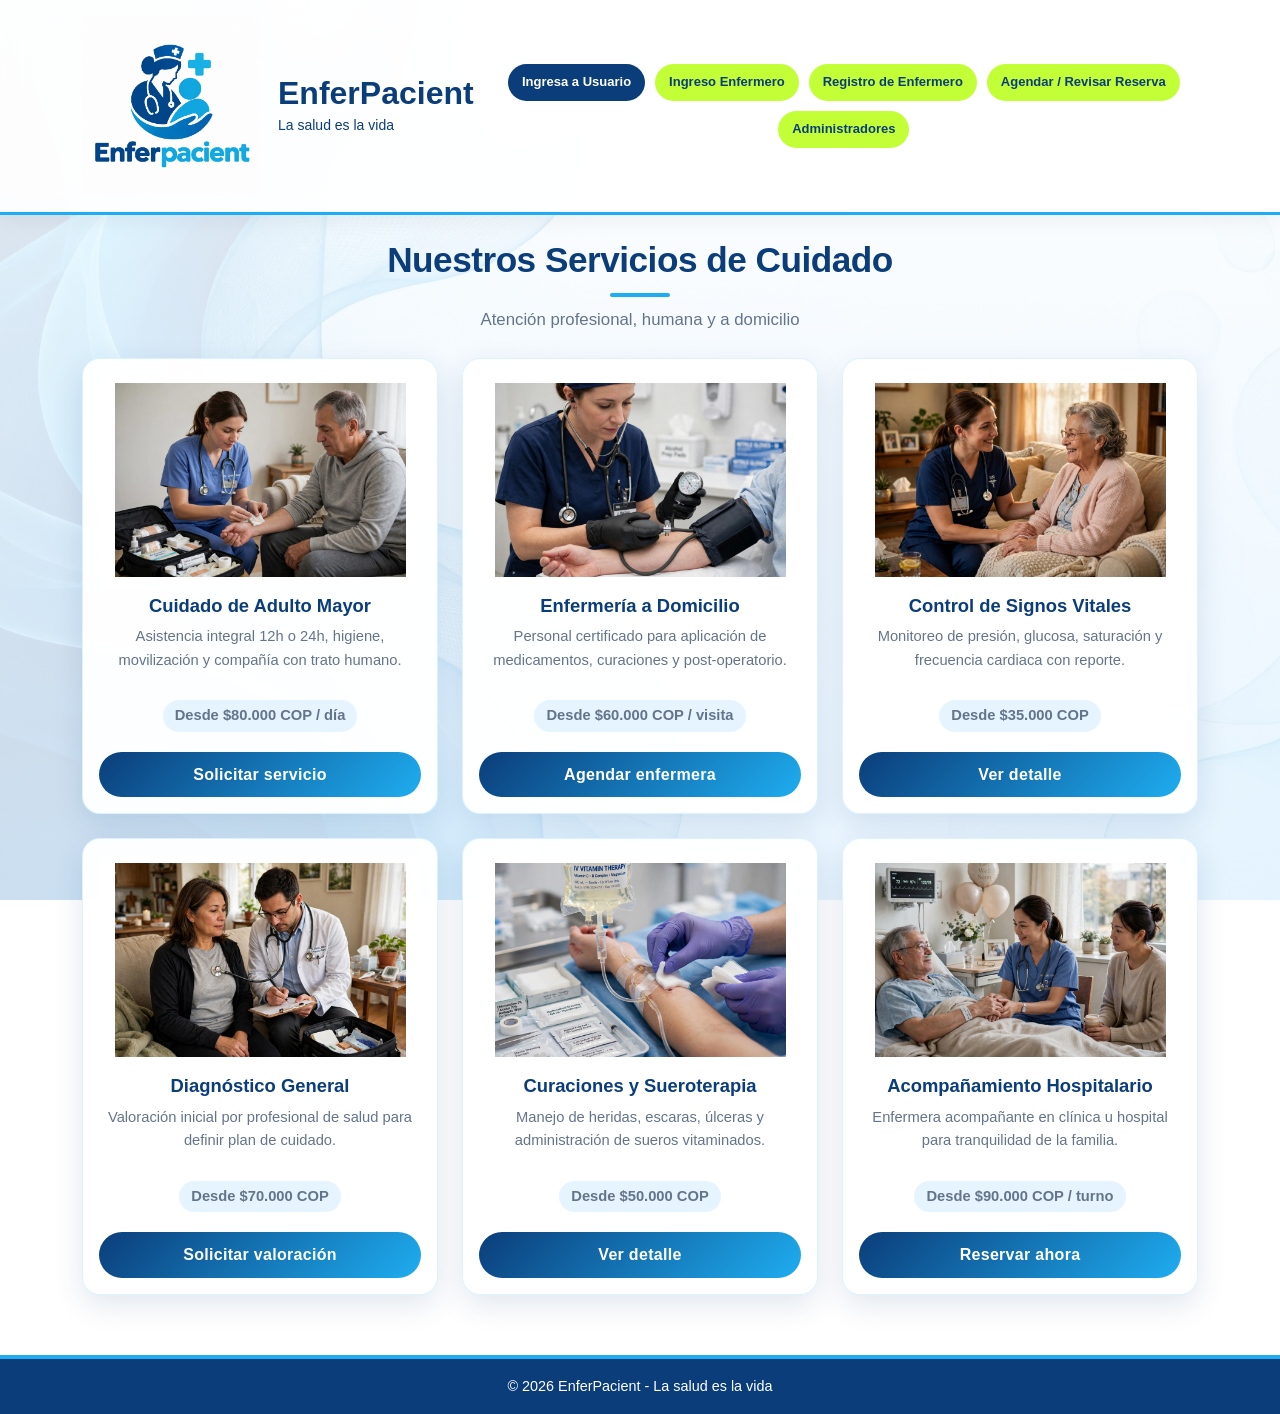
<file: programacion avanzada/Index.html>
<!DOCTYPE html>
<html lang="es">
<head>
    <meta charset="UTF-8">
    <meta name="viewport" content="width=device-width, initial-scale=1.0">
    <title>EnferPacient</title>

    <link href="https://cdn.jsdelivr.net/npm/bootstrap@5.3.0/dist/css/bootstrap.min.css" rel="stylesheet">
    <link rel="stylesheet" href="css/styles.css">

    <style>
        .menu-enferpacient {
            display: flex;
            flex-wrap: wrap;
            justify-content: center;
            align-items: center;
            gap: 10px;
        }

        .menu-enferpacient a {
            border-radius: 20px;
            padding: 8px 14px;
            font-size: 13px;
            font-weight: bold;
            text-align: center;
            text-decoration: none;
            white-space: normal;
        }

        .boton-usuario {
            background: #0B3D7A;
            color: white;
        }

        .boton-verde {
            background: #C2FF36;
            color: #0B3D7A;
        }

        .menu-enferpacient a:hover {
            opacity: 0.85;
        }

        .btn-comprar {
            display: inline-block;
            text-decoration: none;
            text-align: center;
            cursor: pointer;
        }
    </style>
</head>
<body>

<header class="encabezado py-3 px-4">
    <div class="container d-flex flex-column flex-lg-row align-items-center justify-content-between gap-3">

        <div class="d-flex align-items-center">
            <a href="index.html" class="me-3">
                <img src="img/logo.png" alt="Enferpacient Logo" class="mi-logo">
            </a>

            <div class="text-start">
                <h1 class="h2 m-0 fw-bold">EnferPacient</h1>
                <small>La salud es la vida</small>
            </div>
        </div>

        <nav class="menu-enferpacient">
            <a href="usuario_login.html" class="boton-usuario">
                Ingresa a Usuario
            </a>

            <a href="enfermero_login.html" class="boton-verde">
                Ingreso Enfermero
            </a>

            <a href="enfermero_registro.html" class="boton-verde">
                Registro de Enfermero
            </a>

            <a href="usuario_login.html" class="boton-verde">
                Agendar / Revisar Reserva
            </a>

            <a href="administrador.html" class="boton-verde">
                Administradores
            </a>
        </nav>

    </div>
</header>

<div class="container my-4 text-center">

    <h2 class="titulo-seccion">Nuestros Servicios de Cuidado</h2>
    <p class="subtitulo-seccion mb-4">Atención profesional, humana y a domicilio</p>

    <div class="row g-4">

        <div class="col-12 col-md-4">
            <div class="caja-producto text-center p-3">
                <img src="img/img1.jpeg" alt="Cuidado de Adulto Mayor" class="foto">
                <h3>Cuidado de Adulto Mayor</h3>
                <p>Asistencia integral 12h o 24h, higiene, movilización y compañía con trato humano.</p>
                <p class="precio">Desde $80.000 COP / día</p>
                <a href="usuario_login.html" class="btn-comprar">Solicitar servicio</a>
            </div>
        </div>

        <div class="col-12 col-md-4">
            <div class="caja-producto text-center p-3">
                <img src="img/img2.jpeg" alt="Enfermería a Domicilio" class="foto">
                <h3>Enfermería a Domicilio</h3>
                <p>Personal certificado para aplicación de medicamentos, curaciones y post-operatorio.</p>
                <p class="precio">Desde $60.000 COP / visita</p>
                <a href="usuario_login.html" class="btn-comprar">Agendar enfermera</a>
            </div>
        </div>

        <div class="col-12 col-md-4">
            <div class="caja-producto text-center p-3">
                <img src="img/img3.jpeg" alt="Control de Signos Vitales" class="foto">
                <h3>Control de Signos Vitales</h3>
                <p>Monitoreo de presión, glucosa, saturación y frecuencia cardiaca con reporte.</p>
                <p class="precio">Desde $35.000 COP</p>
                <a href="usuario_login.html" class="btn-comprar">Ver detalle</a>
            </div>
        </div>

        <div class="col-12 col-md-4">
            <div class="caja-producto text-center p-3">
                <img src="img/img4.jpeg" alt="Diagnóstico General" class="foto">
                <h3>Diagnóstico General</h3>
                <p>Valoración inicial por profesional de salud para definir plan de cuidado.</p>
                <p class="precio">Desde $70.000 COP</p>
                <a href="usuario_login.html" class="btn-comprar">Solicitar valoración</a>
            </div>
        </div>

        <div class="col-12 col-md-4">
            <div class="caja-producto text-center p-3">
                <img src="img/img5.jpeg" alt="Curaciones Avanzadas" class="foto">
                <h3>Curaciones y Sueroterapia</h3>
                <p>Manejo de heridas, escaras, úlceras y administración de sueros vitaminados.</p>
                <p class="precio">Desde $50.000 COP</p>
                <a href="usuario_login.html" class="btn-comprar">Ver detalle</a>
            </div>
        </div>

        <div class="col-12 col-md-4">
            <div class="caja-producto text-center p-3">
                <img src="img/img6.jpeg" alt="Acompañamiento Hospitalario" class="foto">
                <h3>Acompañamiento Hospitalario</h3>
                <p>Enfermera acompañante en clínica u hospital para tranquilidad de la familia.</p>
                <p class="precio">Desde $90.000 COP / turno</p>
                <a href="usuario_login.html" class="btn-comprar">Reservar ahora</a>
            </div>
        </div>

    </div>
</div>

<footer class="pie-pagina text-center py-3">
    <p class="m-0">© 2026 EnferPacient - La salud es la vida</p>
</footer>

</body>
</html>
</file>
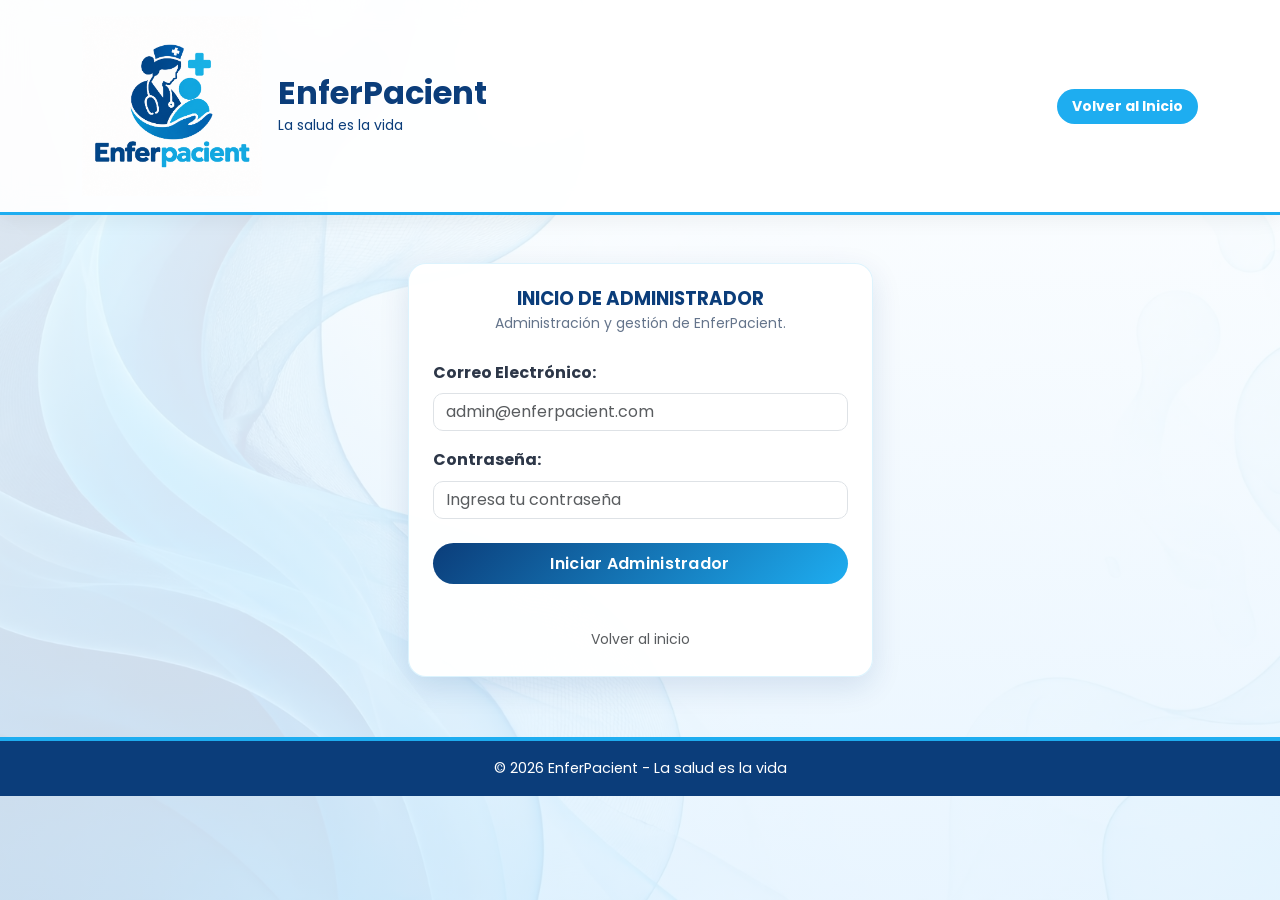
<file: programacion avanzada/administrador.html>
<!DOCTYPE html>
<html lang="es">
<head>
    <meta charset="UTF-8">
    <meta name="viewport" content="width=device-width, initial-scale=1.0">
    <title>Inicio de sesion Administrador - EnferPacient</title>

    <link href="https://cdn.jsdelivr.net/npm/bootstrap@5.3.0/dist/css/bootstrap.min.css" rel="stylesheet">
    <link href="https://fonts.googleapis.com/css2?family=Poppins:wght@400;600;700;800&display=swap" rel="stylesheet">
    <link rel="stylesheet" href="css/styles.css">
</head>

<body>

    <!-- ENCABEZADO -->
    <header class="encabezado py-3 px-4">
        <div class="container d-flex flex-row align-items-center justify-content-between flex-wrap">

            <div class="d-flex align-items-center">
                <a href="index.html" class="mb-0 me-3">
                    <img src="img/logo.png" alt="EnferPacient Logo" class="mi-logo">
                </a>

                <div class="text-start">
                    <h1 class="h2 m-0 fw-bold">EnferPacient</h1>
                    <small>La salud es la vida</small>
                </div>
            </div>

            <div class="d-flex gap-2 mt-2 mt-md-0">
                <a href="index.html" class="btn btn-sm fw-bold"
                   style="background:#1EADF0; color:white; border-radius:20px; padding:6px 14px;">
                    Volver al Inicio
                </a>
            </div>

        </div>
    </header>

    <!-- INICIO DE SESIÓN ADMINISTRADOR -->
    <div class="container my-5 d-flex justify-content-center">
        <div class="col-12 col-md-8 col-lg-5">

            <div class="caja-producto p-4 text-start">

                <div class="text-center mb-4">
                    <h3 class="fw-bold m-0" style="color:#0B3D7A;">
                        INICIO DE ADMINISTRADOR
                    </h3>

                    <small style="color:#64748b;">
                        Administración y gestión de EnferPacient.
                    </small>
                </div>

                <form action="administrador_login.php" method="POST">

                    <!-- CORREO -->
                    <div class="mb-3">
                        <label for="admin-email" class="form-label fw-bold">
                            Correo Electrónico:
                        </label>

                        <input
                            type="email"
                            class="form-control"
                            id="admin-email"
                            name="correo"
                            placeholder="admin@enferpacient.com"
                            required
                            style="border-radius:10px;">
                    </div>

                    <!-- CONTRASEÑA -->
                    <div class="mb-3">
                        <label for="admin-password" class="form-label fw-bold">
                            Contraseña:
                        </label>

                        <input
                            type="password"
                            class="form-control"
                            id="admin-password"
                            name="contrasena"
                            placeholder="Ingresa tu contraseña"
                            required
                            style="border-radius:10px;">
                    </div>

                    <button type="submit" class="btn-comprar w-100 py-2 mb-3">
                        Iniciar Administrador
                    </button>

                    <div class="text-center">
                        <br>

                        <small>
                            <a href="index.html" class="text-muted text-decoration-none">
                                Volver al inicio
                            </a>
                        </small>
                    </div>

                </form>

            </div>
        </div>
    </div>

    <footer class="pie-pagina text-center py-3">
        <p class="m-0">© 2026 EnferPacient - La salud es la vida</p>
    </footer>

</body>
</html>
</file>
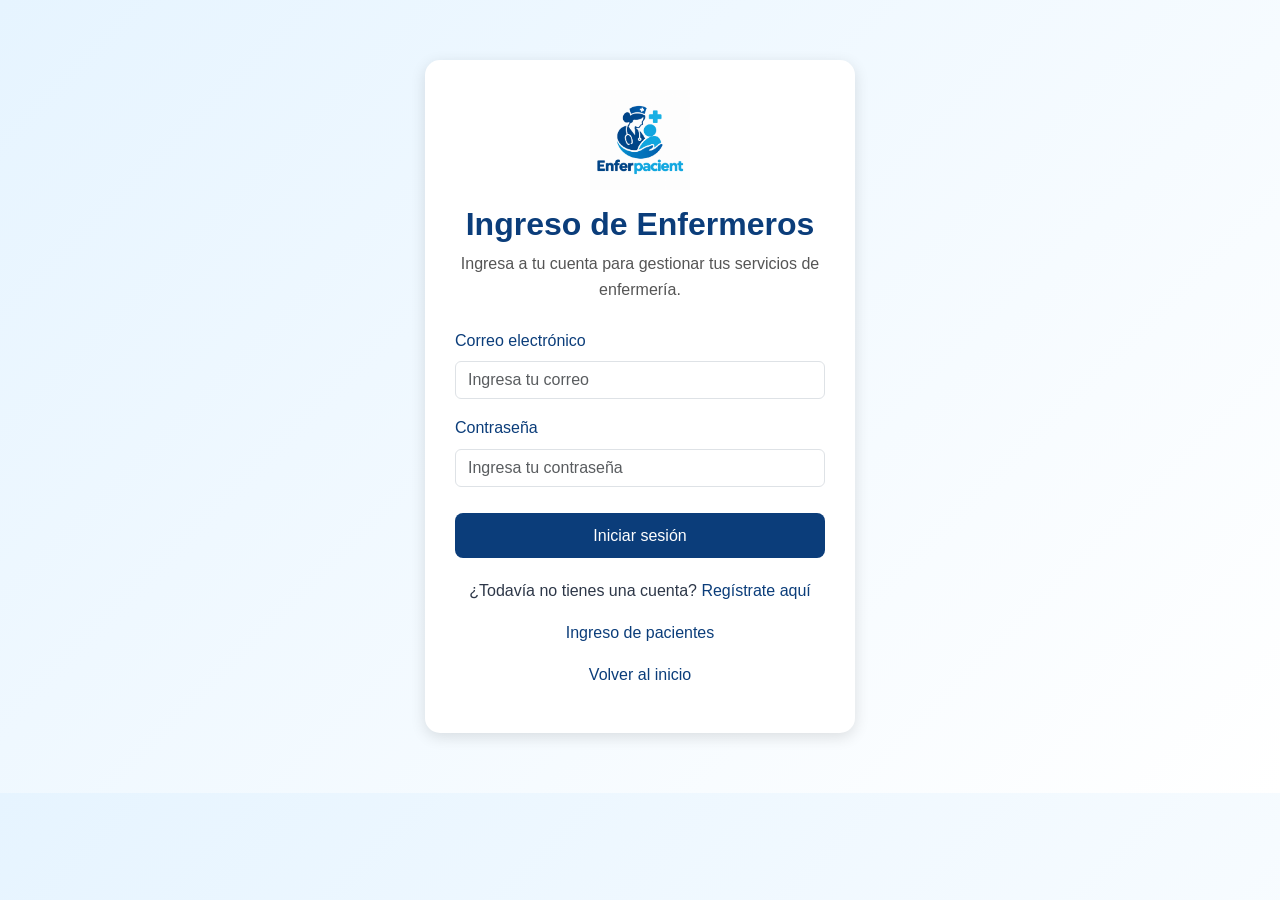
<file: programacion avanzada/enfermero_login.html>
<!DOCTYPE html>
<html lang="es">
<head>
    <meta charset="UTF-8">
    <meta name="viewport" content="width=device-width, initial-scale=1.0">
    <title>Ingreso de Enfermeros - EnferPacient</title>

    <link href="https://cdn.jsdelivr.net/npm/bootstrap@5.3.0/dist/css/bootstrap.min.css" rel="stylesheet">
    <link href="css/styles.css" rel="stylesheet">

    <style>
        body {
            background: linear-gradient(135deg, #E6F4FF, #ffffff);
            font-family: 'Poppins', sans-serif;
        }

        .contenedor-login {
            max-width: 430px;
            margin: 60px auto;
            padding: 30px;
            background: white;
            border-radius: 15px;
            box-shadow: 0 4px 15px rgba(0, 0, 0, 0.12);
        }

        .logo {
            width: 100px;
            height: 100px;
            object-fit: contain;
            display: block;
            margin: 0 auto 15px;
        }

        h2 {
            color: #0B3D7A;
            text-align: center;
            font-weight: bold;
        }

        .descripcion {
            text-align: center;
            color: #555;
            margin-bottom: 25px;
        }

        .form-label {
            color: #0B3D7A;
            font-weight: 500;
        }

        .btn-ingresar {
            background-color: #0B3D7A;
            color: white;
            width: 100%;
            padding: 10px;
            border-radius: 8px;
            border: none;
            margin-top: 10px;
        }

        .btn-ingresar:hover {
            background-color: #1EADF0;
            color: white;
        }

        .enlaces {
            text-align: center;
            margin-top: 20px;
        }

        .enlaces a {
            color: #0B3D7A;
            text-decoration: none;
        }

        .enlaces a:hover {
            text-decoration: underline;
        }
    </style>
</head>

<body>

    <div class="container">
        <div class="contenedor-login">

            <a href="index.html">
                <img src="img/logo.png" alt="Logo de EnferPacient" class="logo">
            </a>

            <h2>Ingreso de Enfermeros</h2>

            <p class="descripcion">
                Ingresa a tu cuenta para gestionar tus servicios de enfermería.
            </p>

            <form action="enfermero_login.php" method="POST">

                <div class="mb-3">
                    <label for="correo" class="form-label">
                        Correo electrónico
                    </label>

                    <input
                        type="email"
                        class="form-control"
                        id="correo"
                        name="correo"
                        placeholder="Ingresa tu correo"
                        required
                    >
                </div>

                <div class="mb-3">
                    <label for="contrasena" class="form-label">
                        Contraseña
                    </label>

                    <input
                        type="password"
                        class="form-control"
                        id="contrasena"
                        name="contrasena"
                        placeholder="Ingresa tu contraseña"
                        required
                    >
                </div>

                <button type="submit" class="btn-ingresar">
                    Iniciar sesión
                </button>

            </form>

            <div class="enlaces">
                <p>
                    ¿Todavía no tienes una cuenta?
                    <a href="enfermero_registro.html">Regístrate aquí</a>
                </p>

                <p>
                    <a href="usuario_login.html">Ingreso de pacientes</a>
                </p>

                <p>
                    <a href="index.html">Volver al inicio</a>
                </p>
            </div>

        </div>
    </div>

</body>
</html>
</file>
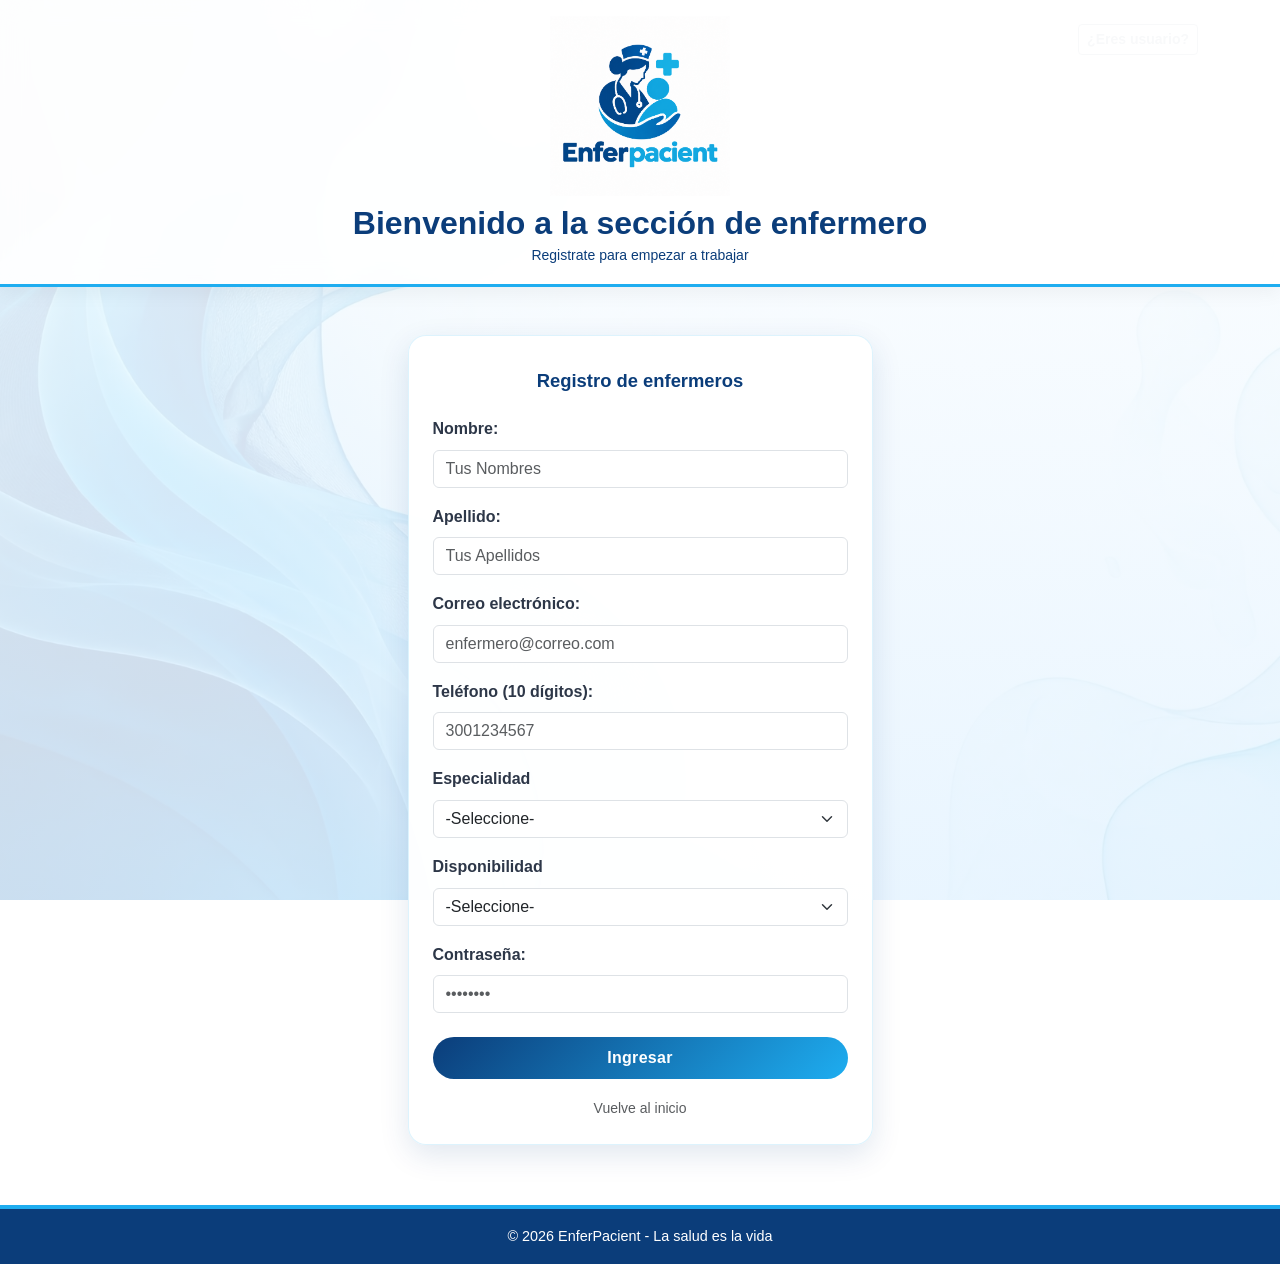
<file: programacion avanzada/enfermero_registro.html>
<!DOCTYPE html>
<html lang="es">
<head>
    <meta charset="UTF-8">
    <meta name="viewport" content="width=device-width, initial-scale=1.0">
    <title>Registro de enfermeros - EnferPacient</title>

    <link href="https://cdn.jsdelivr.net/npm/bootstrap@5.3.0/dist/css/bootstrap.min.css" rel="stylesheet">
    <link rel="stylesheet" href="css/styles.css">
</head>
<body>

    <header class="encabezado py-3 text-center">
        <div class="container d-flex flex-column align-items-center position-relative">

            <div class="position-absolute end-0 top-0 mt-2 me-2">
                <a href="usuario_login.html" class="btn btn-outline-light btn-sm fw-bold me-1">¿Eres usuario?</a>
            </div>

            <a href="index.html" class="mb-2">
                <img src="img/logo.png" alt="Chill d Balls Logo" class="mi-logo">
            </a>

            <div class="text-center">
                <h1 class="h2 m-0 fw-bold">Bienvenido a la sección de enfermero</h1>
                <small>Registrate para empezar a trabajar</small>
            </div>

        </div>
    </header>

    <div class="container my-5 d-flex justify-content-center">
        <div class="col-12 col-md-8 col-lg-5">
            <div class="caja-producto p-4 text-start">
                <h3 class="text-center mb-4 fw-bold">Registro de enfermeros</h3>

                <form action="guardar_enfermero.php" method="POST">

                    <div class="mb-3">
                        <label for="NBRE" class="form-label fw-bold">Nombre:</label>
                        <input type="text" class="form-control" id="NBRE"
                               name="nombre" placeholder="Tus Nombres"
                               required minlength="3">
                    </div>

                    <div class="mb-3">
                        <label for="AP" class="form-label fw-bold">Apellido:</label>
                        <input type="text" class="form-control" id="AP"
                               name="apellido" placeholder="Tus Apellidos" required>
                    </div>

                    <div class="mb-3">
                        <label for="correo" class="form-label fw-bold">Correo electrónico:</label>
                        <input type="email" class="form-control"
                               id="correo" name="correo"
                               placeholder="enfermero@correo.com" required>
                    </div>

                    <div class="mb-3">
                        <label for="reg-tel" class="form-label fw-bold">Teléfono (10 dígitos):</label>
                        <input type="tel" class="form-control" id="reg-tel"
                               name="telefono" placeholder="3001234567"
                               pattern="[0-9]{10}" maxlength="10" required>
                    </div>

                    <div class="mb-3">
                        <label for="especialidad" class="form-label fw-bold">Especialidad</label>
                        <select class="form-select" name="especialidad" id="especialidad" required>
                            <option value="">-Seleccione-</option>
                            <option value="Enfermero">Enfermero</option>
                            <option value="Cuidado de adulto">Cuidado de adulto</option>
                            <option value="Revision general">Revisión general</option>
                        </select>
                    </div>

                    <div class="mb-3">
                        <label for="disponibilidad" class="form-label fw-bold">Disponibilidad</label>
                        <select class="form-select" name="disponible" id="disponibilidad" required>
                            <option value="">-Seleccione-</option>
                            <option value="1">Activo</option>
                            <option value="0">Inactivo</option>
                        </select>
                    </div>

                    <div class="mb-3">
                        <label for="login_contrasena" class="form-label fw-bold">Contraseña:</label>
                        <input type="password" class="form-control"
                               id="login_contrasena" name="contrasena"
                               placeholder="••••••••" required minlength="6">
                    </div>

                    <button type="submit" class="btn-comprar w-100 py-2 mb-3">Ingresar</button>

                    <div class="text-center">
                        <small><a href="index.html" class="text-muted text-decoration-none">Vuelve al inicio</a></small>
                    </div>

                </form>
            </div>
        </div>
    </div>

    <footer class="pie-pagina text-center py-3">
        <p class="m-0">© 2026 EnferPacient - La salud es la vida</p>
    </footer>

</body>
</html>
</file>
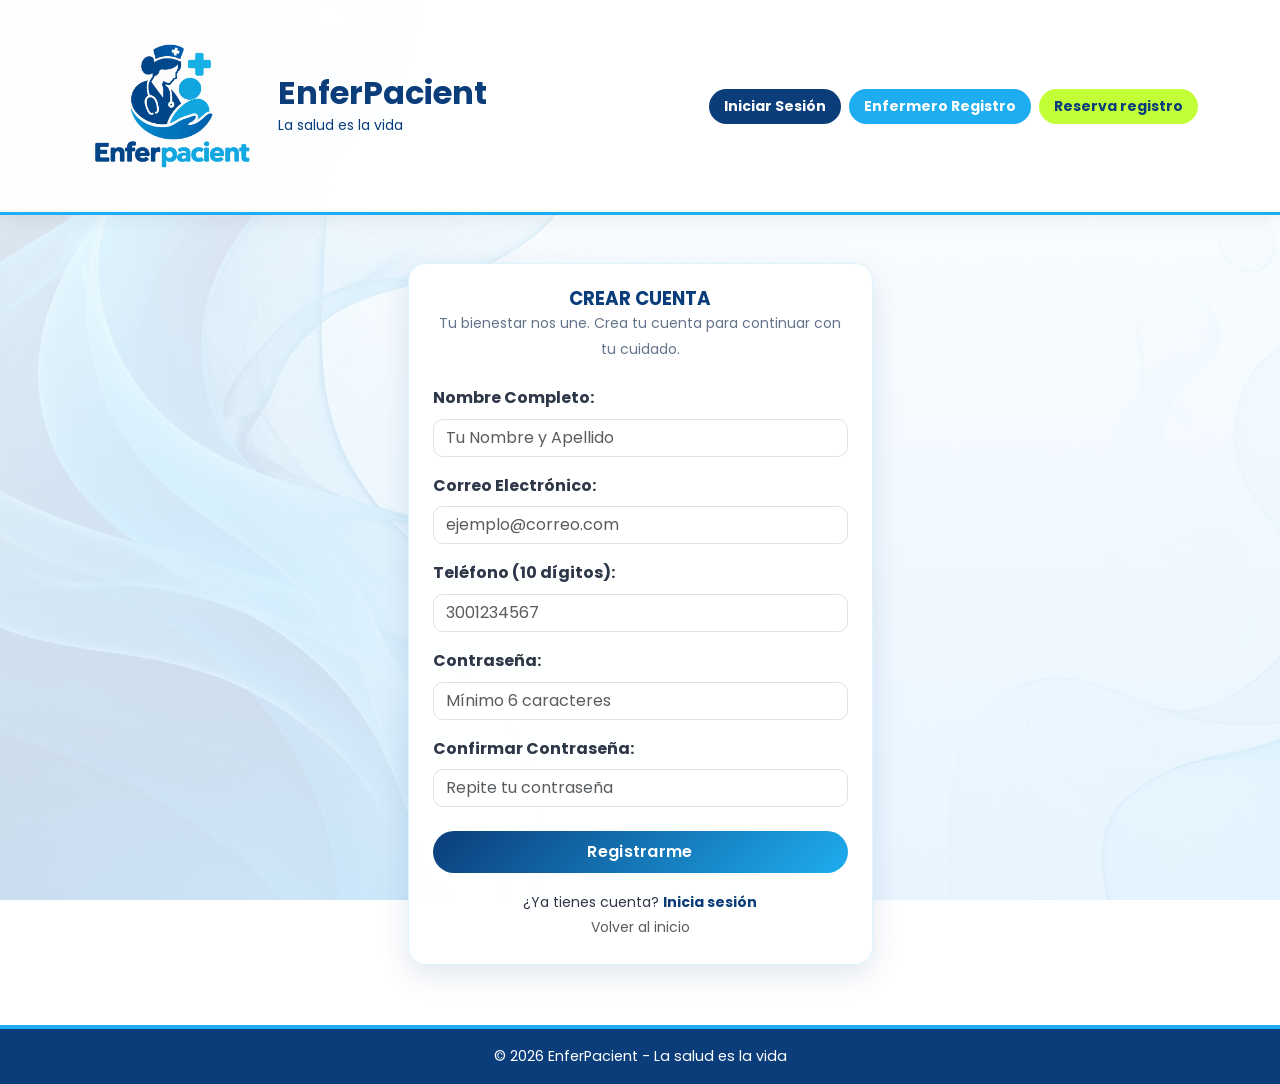
<file: programacion avanzada/registro.html>
<!DOCTYPE html>
<html lang="es">
<head>
    <meta charset="UTF-8">
    <meta name="viewport" content="width=device-width, initial-scale=1.0">
    <title>Registro - EnferPacient</title>
    
    <link href="https://cdn.jsdelivr.net/npm/bootstrap@5.3.0/dist/css/bootstrap.min.css" rel="stylesheet">
    <link href="https://fonts.googleapis.com/css2?family=Poppins:wght@400;600;700;800&display=swap" rel="stylesheet">
    <link rel="stylesheet" href="css/styles.css">
</head>
<body>

    <header class="encabezado py-3 px-4">
        <div class="container d-flex flex-row align-items-center justify-content-between flex-wrap">
        
            <div class="d-flex align-items-center">
                <a href="index.html" class="mb-0 me-3">
                    <img src="img/logo.png" alt="EnferPacient Logo" class="mi-logo">
                </a>
                <div class="text-start">
                    <h1 class="h2 m-0 fw-bold">EnferPacient</h1>
                    <small>La salud es la vida</small>
                </div>
            </div>

            <div class="d-flex gap-2 mt-2 mt-md-0">
                <a href="usuario_login.html" class="btn btn-sm fw-bold" style="background:#0B3D7A; color:white; border-radius:20px; padding:6px 14px;">Iniciar Sesión</a>
                <a href="enfermero_registro.html" class="btn btn-sm fw-bold" style="background:#1EADF0; color:white; border-radius:20px; padding:6px 14px;">Enfermero Registro</a>
                <a href="reserva.html" class="btn btn-sm fw-bold" style="background:#C2FF36; color:#0B3D7A; border-radius:20px; padding:6px 14px;">Reserva registro</a>
            </div>

        </div>
    </header>

    <div class="container my-5 d-flex justify-content-center">
        <div class="col-12 col-md-8 col-lg-5">
            <div class="caja-producto p-4 text-start">
                <div class="text-center mb-4">
                    <h3 class="fw-bold m-0" style="color:#0B3D7A;">CREAR CUENTA</h3>
                    <small style="color:#64748b;">Tu bienestar nos une. Crea tu cuenta para continuar con tu cuidado.</small>
                </div>
                
                <form action="guardar_registro.php" method="POST">
                    
                    <div class="mb-3">
                        <label for="reg-nombre" class="form-label fw-bold">Nombre Completo:</label>
                        <input type="text" class="form-control" id="reg-nombre" name="nombre" placeholder="Tu Nombre y Apellido" required minlength="3" style="border-radius:10px;">
                    </div>

                    <div class="mb-3">
                        <label for="reg-email" class="form-label fw-bold">Correo Electrónico:</label>
                        <input type="email" class="form-control" id="reg-email" name="correo" placeholder="ejemplo@correo.com" required style="border-radius:10px;">
                    </div>

                    <div class="mb-3">
                        <label for="reg-tel" class="form-label fw-bold">Teléfono (10 dígitos):</label>
                        <input type="tel" class="form-control" id="reg-tel" name="telefono" placeholder="3001234567" pattern="[0-9]{10}" maxlength="10" style="border-radius:10px;">
                    </div>

                    <div class="mb-3">
                        <label for="reg-password" class="form-label fw-bold">Contraseña:</label>
                        <input type="password" class="form-control" id="reg-password" name="contrasena" placeholder="Mínimo 6 caracteres" required minlength="6" style="border-radius:10px;">
                    </div>

                    <div class="mb-3">
                        <label for="reg-password-confirm" class="form-label fw-bold">Confirmar Contraseña:</label>
                        <input type="password" class="form-control" id="reg-password-confirm" name="confirmar" placeholder="Repite tu contraseña" required minlength="6" style="border-radius:10px;">
                    </div>

                    <button type="submit" class="btn-comprar w-100 py-2 mb-3">Registrarme</button>

                    <div class="text-center">
                        <small>¿Ya tienes cuenta? <a href="usuario_login.html" class="fw-bold text-decoration-none" style="color:#0B3D7A;">Inicia sesión</a></small> <br>
                        <small><a href="index.html" class="text-muted text-decoration-none">Volver al inicio</a></small>
                    </div>
                </form>
            </div>
        </div>
    </div>

    <footer class="pie-pagina text-center py-3">
        <p class="m-0">© 2026 EnferPacient - La salud es la vida</p>
    </footer>

</body>
</html>
</file>
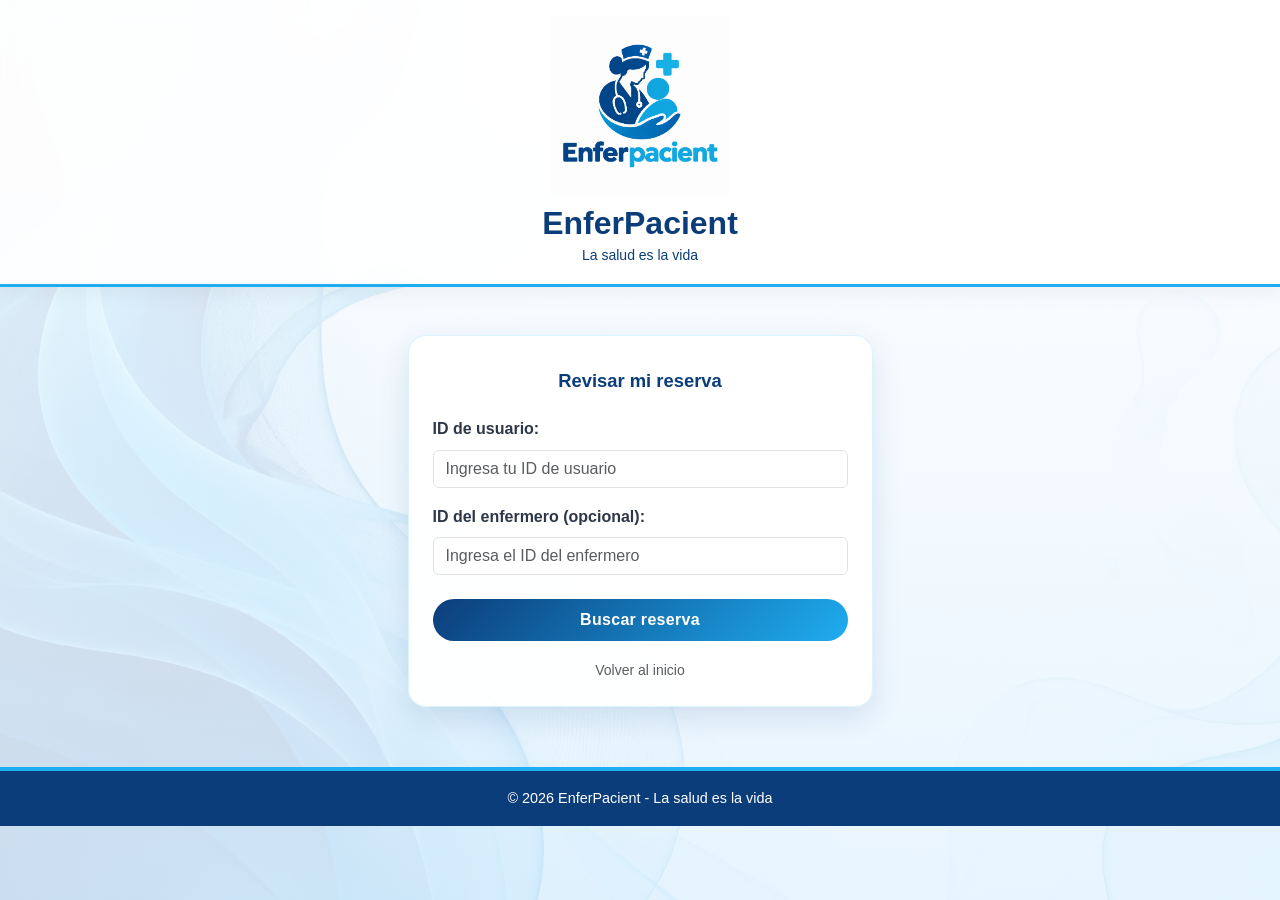
<file: programacion avanzada/reserva.html>
<!DOCTYPE html>
<html lang="es">
<head>
    <meta charset="UTF-8">
    <meta name="viewport" content="width=device-width, initial-scale=1.0">
    <title>Revisar Reserva - EnferPacient</title>

    <link href="https://cdn.jsdelivr.net/npm/bootstrap@5.3.0/dist/css/bootstrap.min.css" rel="stylesheet">
    <link rel="stylesheet" href="css/styles.css">
</head>
<body>

<header class="encabezado py-3 text-center">
    <div class="container d-flex flex-column align-items-center">

        <a href="index.html" class="mb-2">
            <img src="img/logo.png" alt="EnferPacient Logo" class="mi-logo">
        </a>

        <div class="text-center">
            <h1 class="h2 m-0 fw-bold">EnferPacient</h1>
            <small>La salud es la vida</small>
        </div>

    </div>
</header>

<div class="container my-5 d-flex justify-content-center">
    <div class="col-12 col-md-8 col-lg-5">
        <div class="caja-producto p-4 text-start">

            <h3 class="text-center mb-4 fw-bold">Revisar mi reserva</h3>

            <form action="consultar_reserva.php" method="POST">

                <div class="mb-3">
                    <label for="id_usuario" class="form-label fw-bold">
                        ID de usuario:
                    </label>

                    <input
                        type="number"
                        class="form-control"
                        id="id_usuario"
                        name="id_usuario"
                        placeholder="Ingresa tu ID de usuario"
                        min="1"
                        required
                    >
                </div>

                <div class="mb-3">
                    <label for="id_enfermero" class="form-label fw-bold">
                        ID del enfermero (opcional):
                    </label>

                    <input
                        type="number"
                        class="form-control"
                        id="id_enfermero"
                        name="id_enfermero"
                        placeholder="Ingresa el ID del enfermero"
                        min="1"
                    >
                </div>

                <button type="submit" class="btn-comprar w-100 py-2 mb-3">
                    Buscar reserva
                </button>

            </form>

            <div class="text-center">
                <small>
                    <a href="index.html" class="text-muted text-decoration-none">
                        Volver al inicio
                    </a>
                </small>
            </div>

        </div>
    </div>
</div>

<footer class="pie-pagina text-center py-3">
    <p class="m-0">© 2026 EnferPacient - La salud es la vida</p>
</footer>

</body>
</html>
</file>
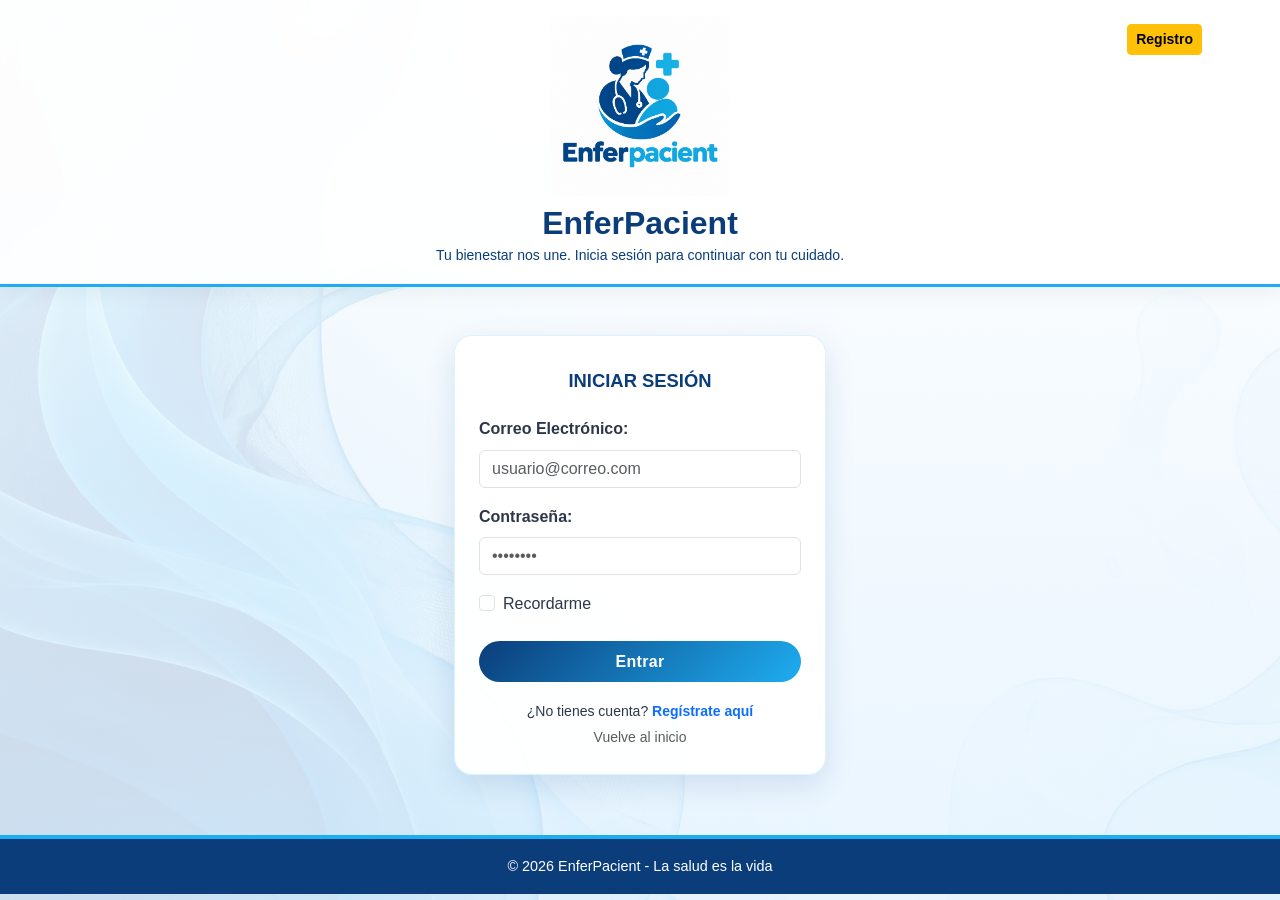
<file: programacion avanzada/usuario_login.html>
<!DOCTYPE html>
<html lang="es">
<head>
    <meta charset="UTF-8">
    <meta name="viewport" content="width=device-width, initial-scale=1.0">
    <title>Iniciar Sesión - EnferPacient</title>

    <link href="https://cdn.jsdelivr.net/npm/bootstrap@5.3.0/dist/css/bootstrap.min.css" rel="stylesheet">
    <link rel="stylesheet" href="css/styles.css">
</head>
<body>

    <header class="encabezado py-3 text-center">
        <div class="container d-flex flex-column align-items-center position-relative">

            <div class="position-absolute end-0 top-0 mt-2 me-2">
                <a href="registro.html" class="btn btn-warning btn-sm fw-bold">Registro</a>
            </div>

            <a href="index.html" class="mb-2">
                <img src="img/logo.png" alt="Chill d Balls Logo" class="mi-logo">
            </a>

            <div class="text-center">
                <h1 class="h2 m-0 fw-bold">EnferPacient</h1>
                <small>Tu bienestar nos une. Inicia sesión para continuar con tu cuidado.</small>
            </div>

        </div>
    </header>

    <div class="container my-5 d-flex justify-content-center">
        <div class="col-12 col-md-6 col-lg-4">
            <div class="caja-producto p-4 text-start">
                <h3 class="text-center mb-4 fw-bold">INICIAR SESIÓN</h3>

                <form action="usuario_login.php" method="POST">

                    <div class="mb-3">
                        <label for="login_correo" class="form-label fw-bold">Correo Electrónico:</label>
                        <input type="email" class="form-control"
                               id="login_correo" name="correo"
                               placeholder="usuario@correo.com" required>
                    </div>

                    <div class="mb-3">
                        <label for="login_contrasena" class="form-label fw-bold">Contraseña:</label>
                        <input type="password" class="form-control"
                               id="login_contrasena" name="contrasena"
                               placeholder="••••••••" required minlength="6">
                    </div>

                    <div class="mb-3 form-check">
                        <label for="recordarme" class="form-check-label">Recordarme</label>
                        <input type="checkbox" class="form-check-input" id="recordarme">
                    </div>

                    <button type="submit" class="btn-comprar w-100 py-2 mb-3">Entrar</button>

                    <div class="text-center">
                        <small>¿No tienes cuenta? <a href="registro.html" class="fw-bold text-decoration-none">Regístrate aquí</a></small>
                        <br>
                        <small><a href="index.html" class="text-muted text-decoration-none">Vuelve al inicio</a></small>
                    </div>

                </form>
            </div>
        </div>
    </div>

    <footer class="pie-pagina text-center py-3">
        <p class="m-0">© 2026 EnferPacient - La salud es la vida</p>
    </footer>

</body>
</html>
</file>
<file: programacion avanzada/css/styles.css>
:root{
  --azul-oscuro: #0B3D7A;
  --azul-claro: #1EADF0;
  --azul-suave: #E6F4FF;
  --blanco: #ffffff;
  --texto: #2d3748;
  --sombra: 0 10px 30px rgba(11, 61, 122, 0.12);
}

body {
    background-image: linear-gradient(rgba(255,255,255,0.88), rgba(230,244,255,0.88)), url('../img/fondo.jpeg'); 
    background-size: cover;
    background-position: center;
    background-attachment: fixed;
    font-family: 'Poppins', 'Segoe UI', Arial, sans-serif;
    color: var(--texto);
    line-height: 1.6;
}

.encabezado {
    background-color: rgba(255, 255, 255, 0.92);
    backdrop-filter: blur(12px);
    color: var(--azul-oscuro);
    border-bottom: 3px solid var(--azul-claro);
    box-shadow: 0 4px 20px rgba(0,0,0,0.06);
    padding: 15px 30px;
    
    display: flex;
    align-items: center;
    justify-content: space-between;
}

.mi-logo {
    width: 180px;
    height: auto;
    margin: 0; 
    display: block;
}
.titulo-seccion {
    background: transparent;
    display: block;
    padding: 0;
    border-radius: 0;
    color: var(--azul-oscuro);
    margin-bottom: 10px;
    font-weight: 800;
    font-size: 2.2rem;
    letter-spacing: -0.5px;
    position: relative;
}
.titulo-seccion::after{
    content: '';
    display: block;
    width: 60px;
    height: 4px;
    background: var(--azul-claro);
    border-radius: 2px;
    margin: 12px auto 0;
}
.subtitulo-seccion{
    color: #64748b;
    font-size: 1.05rem;
    margin-bottom: 40px;
}

.caja-producto {
    background-color: rgba(255, 255, 255, 0.96);
    border: 1px solid rgba(30, 173, 240, 0.15);
    border-radius: 18px;
    box-shadow: var(--sombra);
    transition: all 0.3s ease;
    height: 100%;
    overflow: hidden;
}
.caja-producto:hover {
    transform: translateY(-6px);
    box-shadow: 0 18px 40px rgba(11, 61, 122, 0.18);
    border-color: var(--azul-claro);
}

.caja-producto h3{
    color: var(--azul-oscuro);
    font-size: 1.15rem;
    font-weight: 700;
    margin: 10px 0 8px;
}
.caja-producto p{
    color: #64748b;
    font-size: 0.92rem;
}

.foto {
    width: 100%;
    height: 210px;
    object-fit: contain;
    object-position: center;
    border-radius: 14px;
    border: none;
    display: block;
    background-color: #ffffff;
    padding: 8px;
}

.precio {
    font-size: 1.1rem;
    font-weight: 700;
    color: var(--azul-claro);
    background: var(--azul-suave);
    display: inline-block;
    padding: 4px 12px;
    border-radius: 20px;
    margin: 12px 0;
}

.btn-comprar {
    background: linear-gradient(135deg, var(--azul-oscuro) 0%, var(--azul-claro) 100%);
    color: white;
    border: none;
    padding: 10px 24px;
    border-radius: 50px;
    font-weight: 600;
    cursor: pointer;
    letter-spacing: 0.3px;
    transition: all 0.3s ease;
    width: 100%;
    margin-top: 8px;
}

.btn-comprar:hover {
    background: linear-gradient(135deg, #082f5f 0%, #199ad8 100%);
    transform: translateY(-1px);
    box-shadow: 0 8px 20px rgba(30, 173, 240, 0.35);
    color: white;
}

.pie-pagina {
    background-color: var(--azul-oscuro);
    color: white;
    font-size: 0.9rem;
    margin-top: 60px;
    padding: 25px 0;
    border-top: 4px solid var(--azul-claro);
}
</file>
